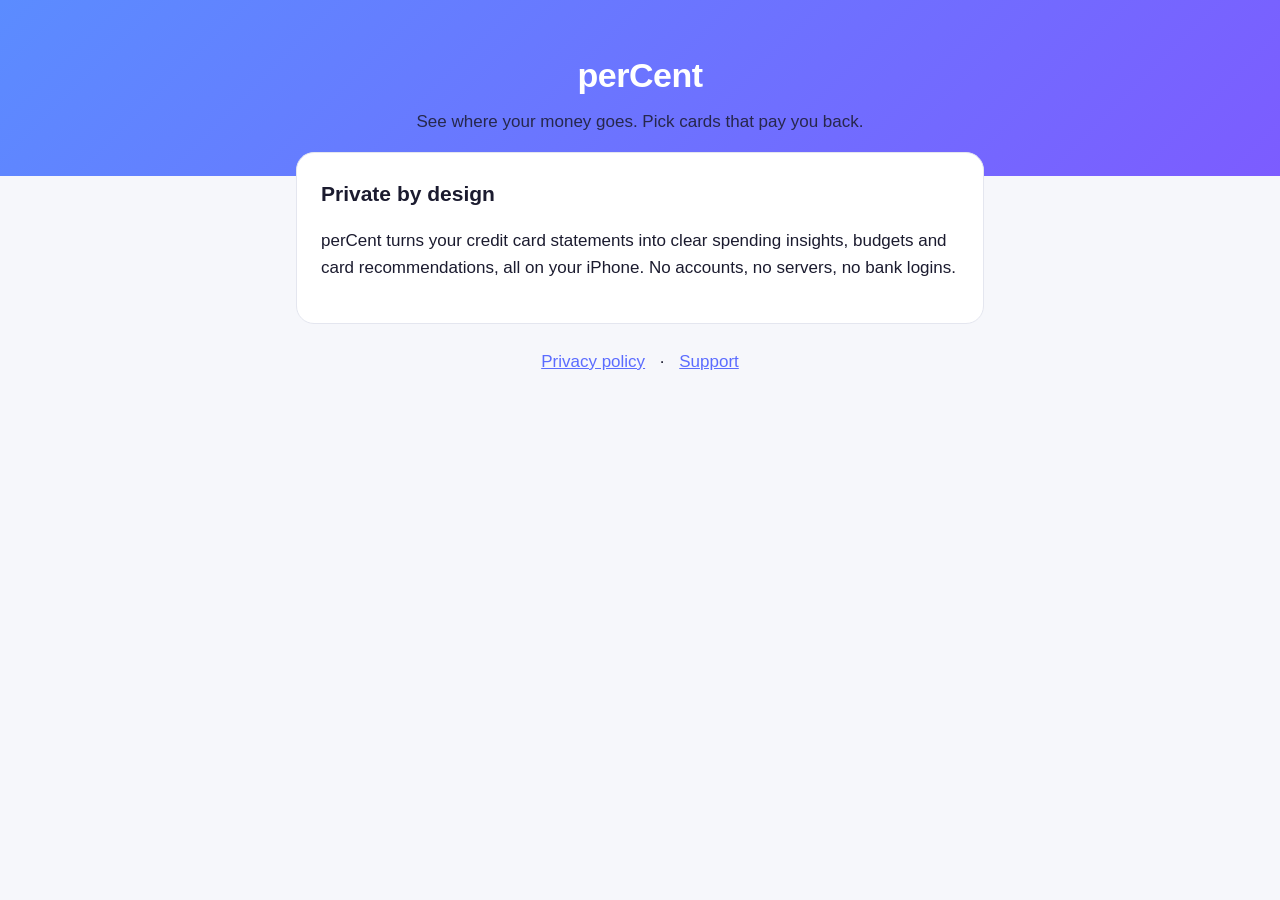
<file: index.html>
<!doctype html>
<html lang="en"><head><meta charset="utf-8"><meta name="viewport" content="width=device-width, initial-scale=1">
<title>perCent</title><meta name="description" content="perCent: private budgeting and credit card picks for Canadians."><link rel="stylesheet" href="style.css"></head>
<body>
<header><h1>perCent</h1><p>See where your money goes. Pick cards that pay you back.</p></header>
<main>
  <div class="card">
    <h2>Private by design</h2>
    <p>perCent turns your credit card statements into clear spending insights, budgets and card recommendations, all on your iPhone. No accounts, no servers, no bank logins.</p>
  </div>
  <nav><a href="privacy.html">Privacy policy</a> · <a href="support.html">Support</a></nav>
</main>
</body></html>
</file>
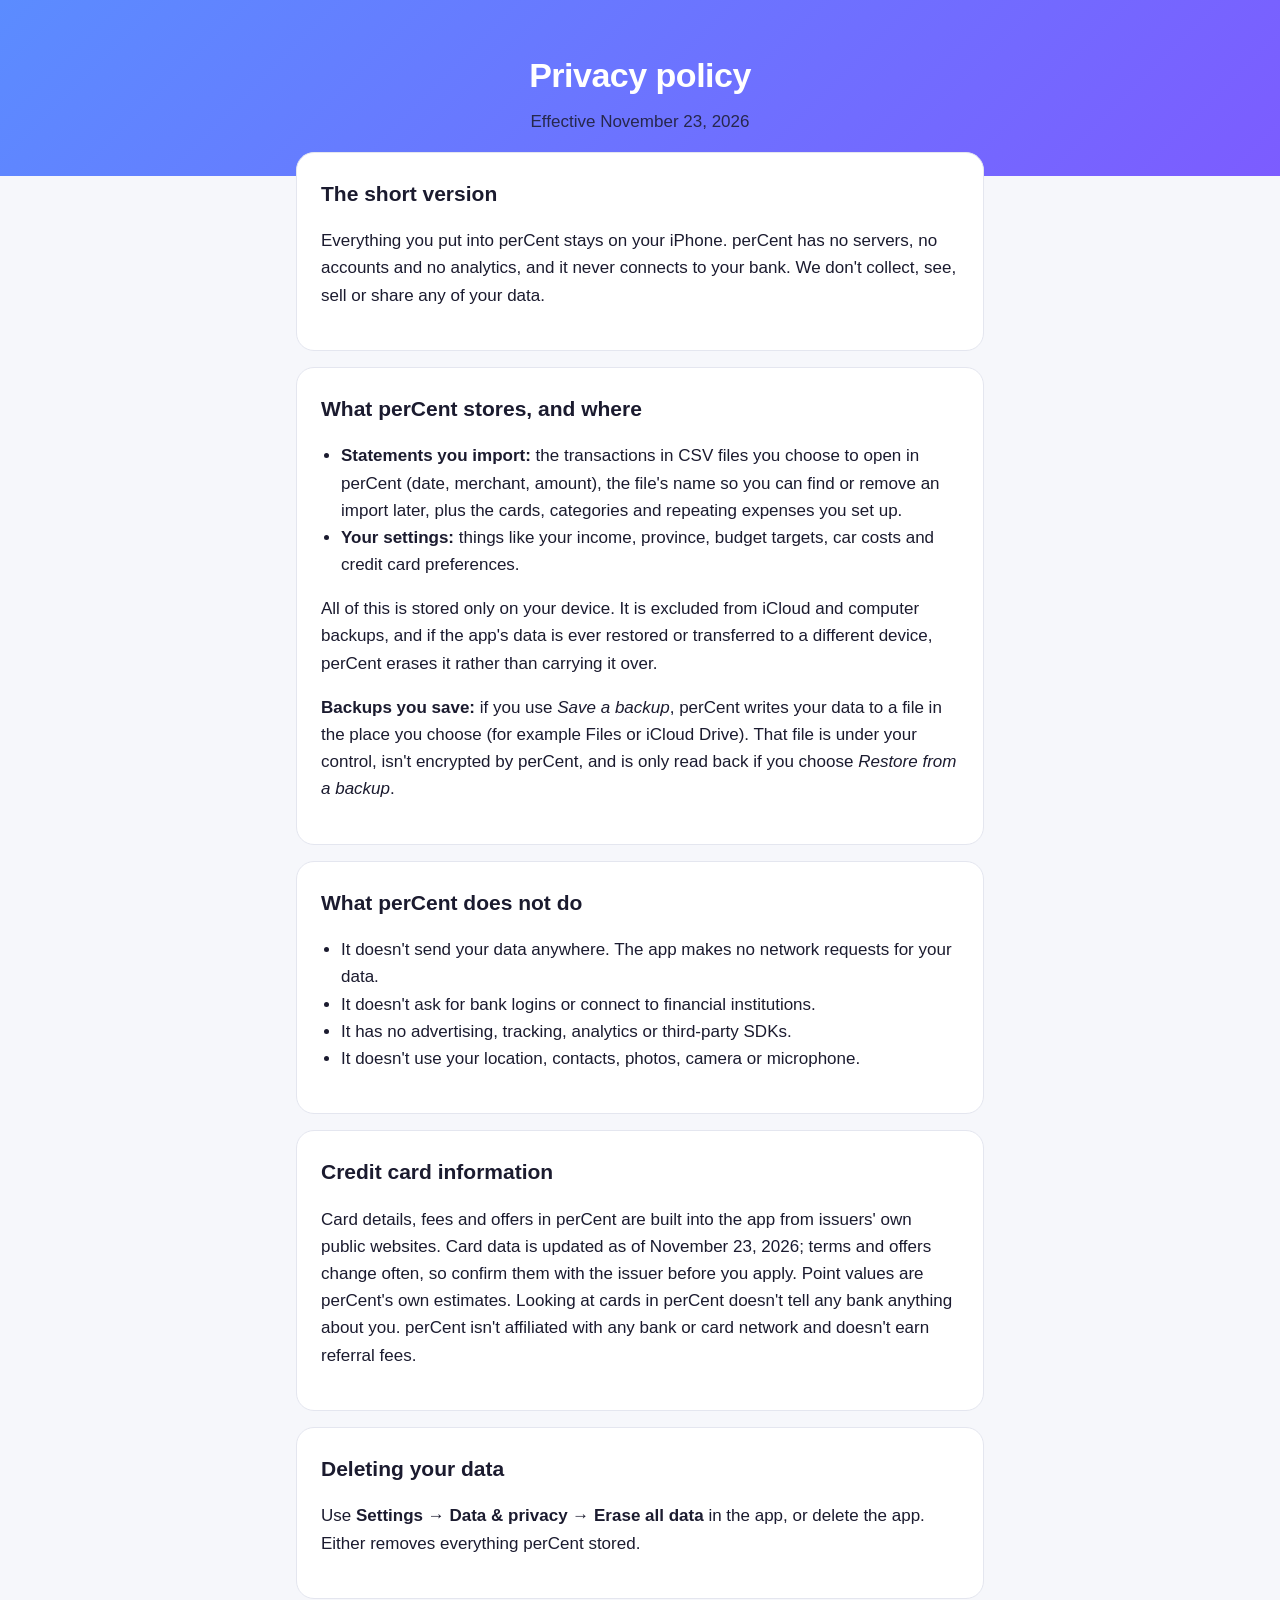
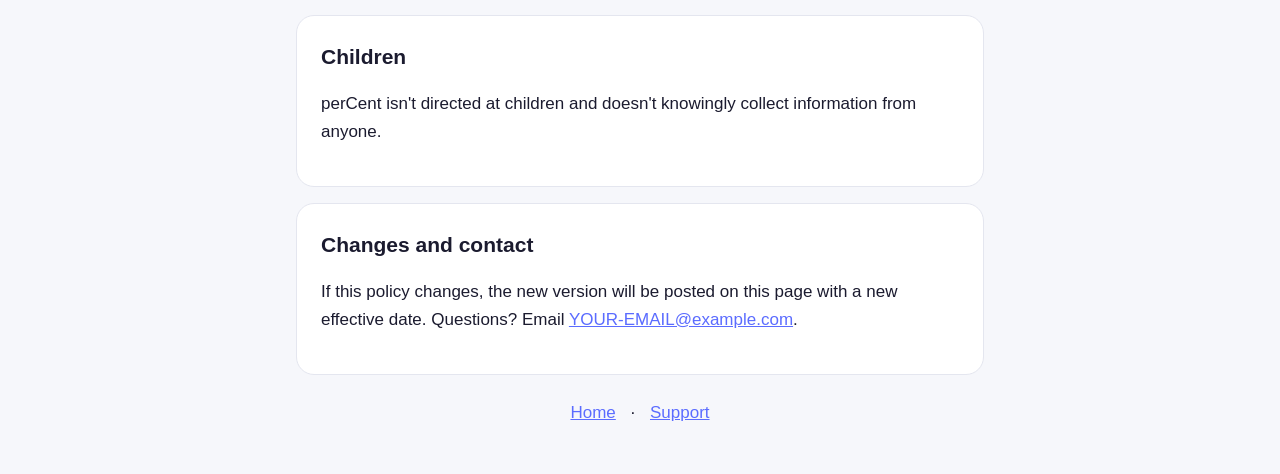
<file: privacy.html>
<!doctype html>
<html lang="en"><head><meta charset="utf-8"><meta name="viewport" content="width=device-width, initial-scale=1">
<title>perCent Privacy Policy</title><meta name="description" content="How perCent handles your data: it stays on your iPhone."><link rel="stylesheet" href="style.css"></head>
<body>
<header><h1>Privacy policy</h1><p>Effective November 23, 2026</p></header>
<main>
  <div class="card">
    <h2>The short version</h2>
    <p>Everything you put into perCent stays on your iPhone. perCent has no servers, no accounts and no analytics, and it never connects to your bank. We don't collect, see, sell or share any of your data.</p>
  </div>
  <div class="card">
    <h2>What perCent stores, and where</h2>
    <ul>
      <li><strong>Statements you import:</strong> the transactions in CSV files you choose to open in perCent (date, merchant, amount), the file's name so you can find or remove an import later, plus the cards, categories and repeating expenses you set up.</li>
      <li><strong>Your settings:</strong> things like your income, province, budget targets, car costs and credit card preferences.</li>
    </ul>
    <p>All of this is stored only on your device. It is excluded from iCloud and computer backups, and if the app's data is ever restored or transferred to a different device, perCent erases it rather than carrying it over.</p>
    <p><strong>Backups you save:</strong> if you use <em>Save a backup</em>, perCent writes your data to a file in the place you choose (for example Files or iCloud Drive). That file is under your control, isn't encrypted by perCent, and is only read back if you choose <em>Restore from a backup</em>.</p>
  </div>
  <div class="card">
    <h2>What perCent does not do</h2>
    <ul>
      <li>It doesn't send your data anywhere. The app makes no network requests for your data.</li>
      <li>It doesn't ask for bank logins or connect to financial institutions.</li>
      <li>It has no advertising, tracking, analytics or third-party SDKs.</li>
      <li>It doesn't use your location, contacts, photos, camera or microphone.</li>
    </ul>
  </div>
  <div class="card">
    <h2>Credit card information</h2>
    <p>Card details, fees and offers in perCent are built into the app from issuers' own public websites. Card data is updated as of November 23, 2026; terms and offers change often, so confirm them with the issuer before you apply. Point values are perCent's own estimates. Looking at cards in perCent doesn't tell any bank anything about you. perCent isn't affiliated with any bank or card network and doesn't earn referral fees.</p>
  </div>
  <div class="card">
    <h2>Deleting your data</h2>
    <p>Use <strong>Settings → Data &amp; privacy → Erase all data</strong> in the app, or delete the app. Either removes everything perCent stored.</p>
  </div>
  <div class="card">
    <h2>Children</h2>
    <p>perCent isn't directed at children and doesn't knowingly collect information from anyone.</p>
  </div>
  <div class="card">
    <h2>Changes and contact</h2>
    <p>If this policy changes, the new version will be posted on this page with a new effective date. Questions? Email <a href="mailto:YOUR-EMAIL@example.com">YOUR-EMAIL@example.com</a>.</p>
  </div>
  <nav><a href="index.html">Home</a> · <a href="support.html">Support</a></nav>
</main>
</body></html>
</file>
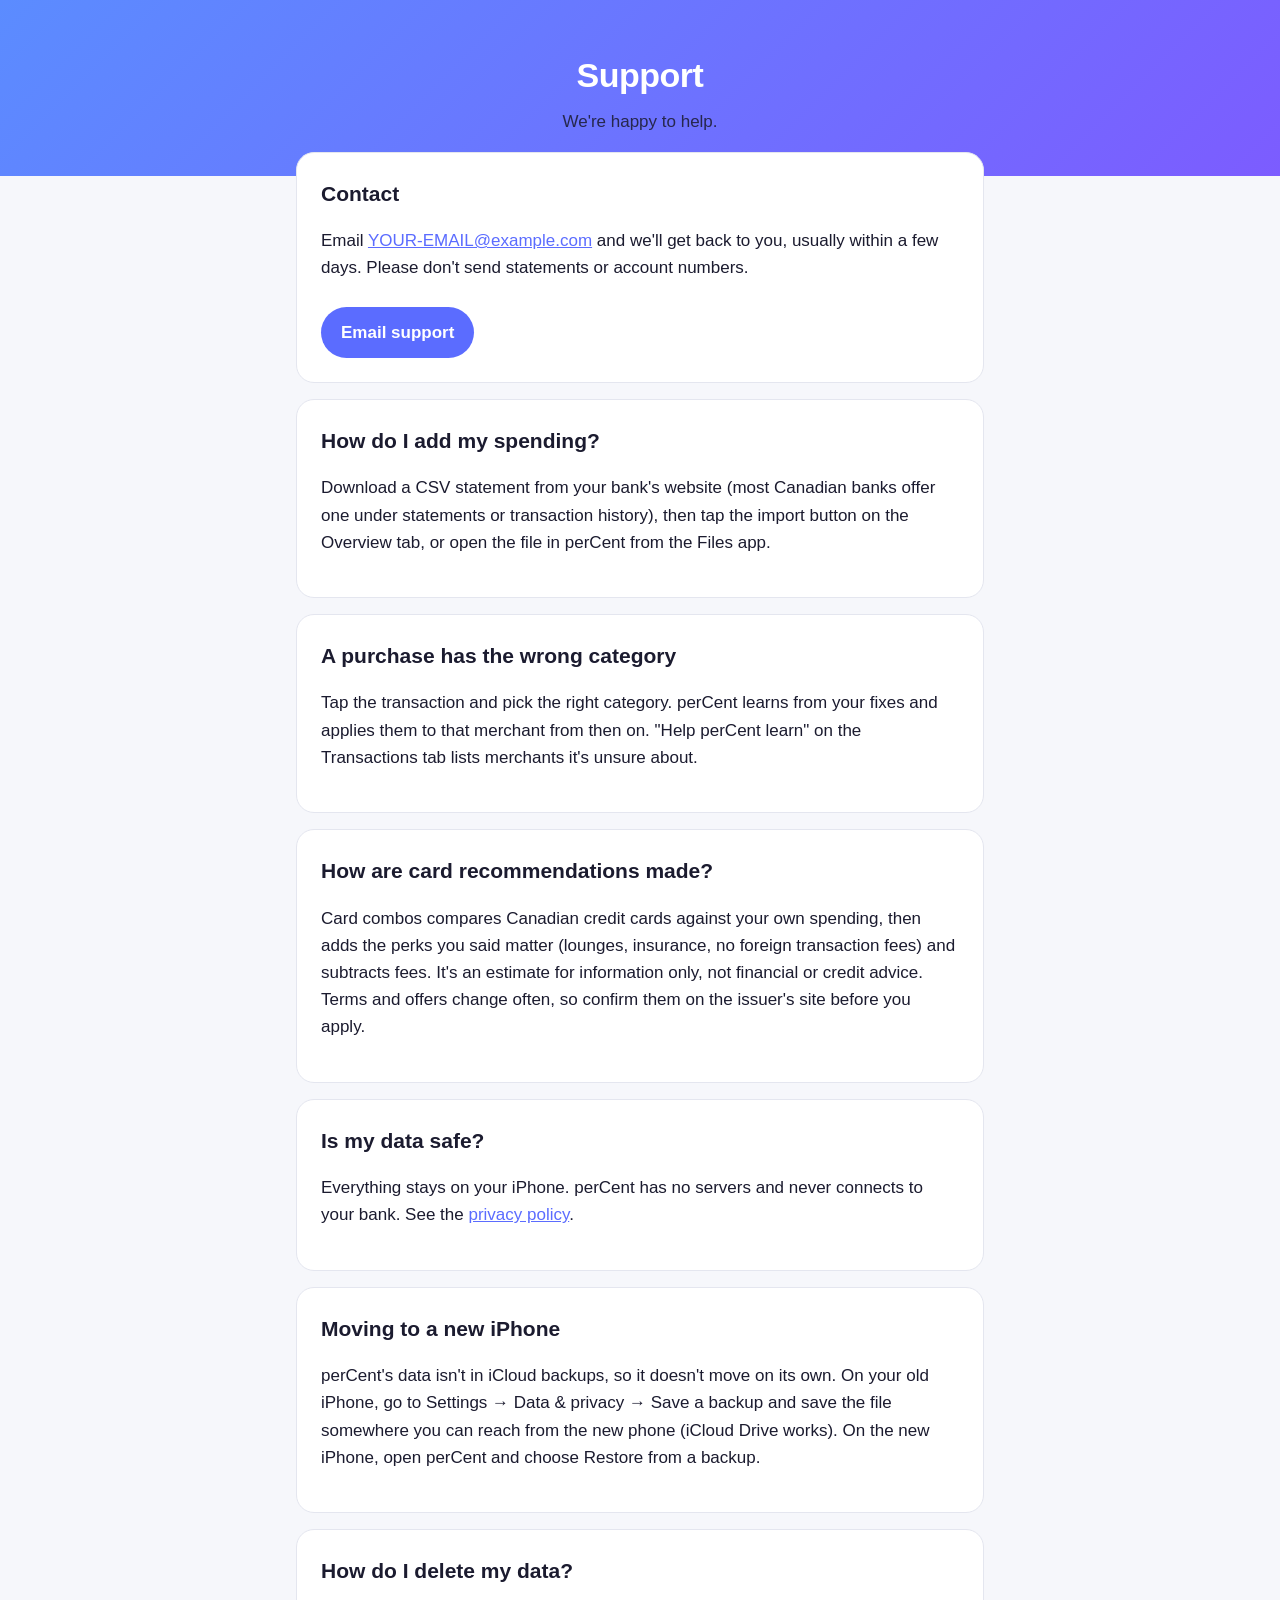
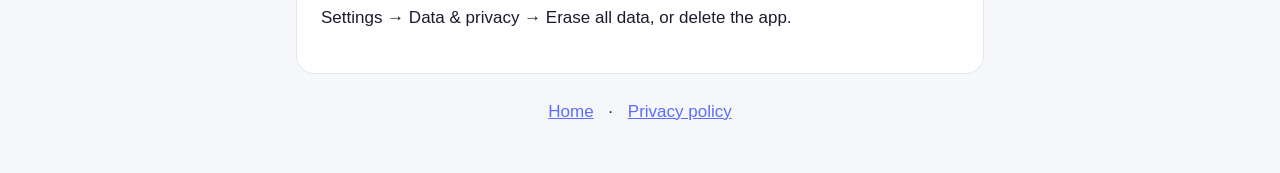
<file: support.html>
<!doctype html>
<html lang="en"><head><meta charset="utf-8"><meta name="viewport" content="width=device-width, initial-scale=1">
<title>perCent Support</title><meta name="description" content="Help with perCent: importing statements, budgets and card picks."><link rel="stylesheet" href="style.css"></head>
<body>
<header><h1>Support</h1><p>We're happy to help.</p></header>
<main>
  <div class="card">
    <h2>Contact</h2>
    <p>Email <a href="mailto:YOUR-EMAIL@example.com">YOUR-EMAIL@example.com</a> and we'll get back to you, usually within a few days. Please don't send statements or account numbers.</p>
    <a class="big" href="mailto:YOUR-EMAIL@example.com?subject=perCent%20support">Email support</a>
  </div>
  <div class="card">
    <h2>How do I add my spending?</h2>
    <p>Download a CSV statement from your bank's website (most Canadian banks offer one under statements or transaction history), then tap the import button on the Overview tab, or open the file in perCent from the Files app.</p>
  </div>
  <div class="card">
    <h2>A purchase has the wrong category</h2>
    <p>Tap the transaction and pick the right category. perCent learns from your fixes and applies them to that merchant from then on. "Help perCent learn" on the Transactions tab lists merchants it's unsure about.</p>
  </div>
  <div class="card">
    <h2>How are card recommendations made?</h2>
    <p>Card combos compares Canadian credit cards against your own spending, then adds the perks you said matter (lounges, insurance, no foreign transaction fees) and subtracts fees. It's an estimate for information only, not financial or credit advice. Terms and offers change often, so confirm them on the issuer's site before you apply.</p>
  </div>
  <div class="card">
    <h2>Is my data safe?</h2>
    <p>Everything stays on your iPhone. perCent has no servers and never connects to your bank. See the <a href="privacy.html">privacy policy</a>.</p>
  </div>
  <div class="card">
    <h2>Moving to a new iPhone</h2>
    <p>perCent's data isn't in iCloud backups, so it doesn't move on its own. On your old iPhone, go to Settings → Data &amp; privacy → Save a backup and save the file somewhere you can reach from the new phone (iCloud Drive works). On the new iPhone, open perCent and choose Restore from a backup.</p>
  </div>
  <div class="card">
    <h2>How do I delete my data?</h2>
    <p>Settings → Data &amp; privacy → Erase all data, or delete the app.</p>
  </div>
  <nav><a href="index.html">Home</a> · <a href="privacy.html">Privacy policy</a></nav>
</main>
</body></html>
</file>
<file: style.css>
:root { --ink:#1b1b2f; --muted:#5c5f73; --bg:#f6f7fb; --card:#ffffff; --line:#e4e6ef; --accent:#5b6cff; --accent2:#7c5cff; }
@media (prefers-color-scheme: dark) { :root { --ink:#f2f3f8; --muted:#a3a7bb; --bg:#0f1020; --card:#1a1b2e; --line:#2b2d45; --accent:#5b9dff; --accent2:#8d82ff; } }
* { box-sizing:border-box; }
body { margin:0; font:17px/1.6 -apple-system, BlinkMacSystemFont, "SF Pro Text", "Segoe UI", Roboto, sans-serif; color:var(--ink); background:var(--bg); }
header { background:linear-gradient(135deg,#5b8cff,#7c5cff); color:#fff; padding:48px 16px 40px; text-align:center; }
header h1 { margin:0 0 6px; font-size:34px; letter-spacing:-0.5px; }
header p { margin:0; opacity:.85; }
main { max-width:720px; margin:-24px auto 48px; padding:0 16px; }
.card { background:var(--card); border:1px solid var(--line); border-radius:18px; padding:24px; margin-bottom:16px; }
h2 { font-size:21px; margin:0 0 8px; }
p, li { color:var(--ink); }
.muted { color:var(--muted); font-size:15px; }
a { color:var(--accent); }
ul { padding-left:20px; }
nav { text-align:center; margin-top:24px; }
nav a { margin:0 10px; }
.big { display:inline-block; margin-top:8px; padding:12px 20px; border-radius:999px; background:var(--accent); color:#fff; text-decoration:none; font-weight:600; }
</file>
